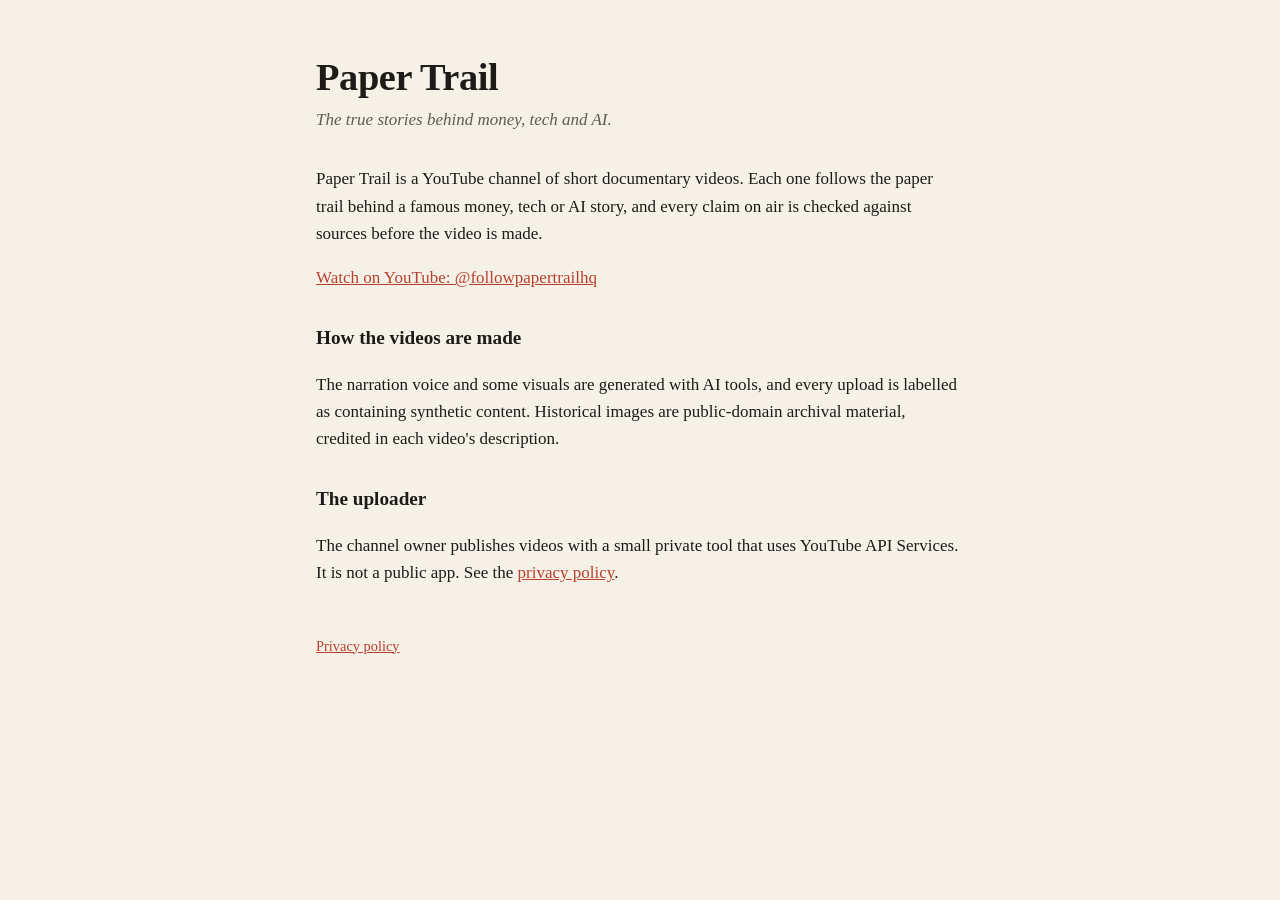
<file: index.html>
<!doctype html>
<html lang="en">
<head>
<meta charset="utf-8">
<meta name="viewport" content="width=device-width, initial-scale=1">
<title>Paper Trail</title>
<meta name="description" content="Paper Trail: the true stories behind money, tech and AI, told in short videos.">
<link rel="stylesheet" href="style.css">
</head>
<body>
<main>
  <h1>Paper Trail</h1>
  <p class="tag">The true stories behind money, tech and AI.</p>

  <p>Paper Trail is a YouTube channel of short documentary videos. Each one follows the paper
  trail behind a famous money, tech or AI story, and every claim on air is checked against
  sources before the video is made.</p>

  <p><a href="https://www.youtube.com/@followpapertrailhq">Watch on YouTube: @followpapertrailhq</a></p>

  <h2>How the videos are made</h2>
  <p>The narration voice and some visuals are generated with AI tools, and every upload is
  labelled as containing synthetic content. Historical images are public-domain archival
  material, credited in each video's description.</p>

  <h2>The uploader</h2>
  <p>The channel owner publishes videos with a small private tool that uses YouTube API
  Services. It is not a public app. See the <a href="privacy.html">privacy policy</a>.</p>

  <footer><a href="privacy.html">Privacy policy</a></footer>
</main>
</body>
</html>
</file>
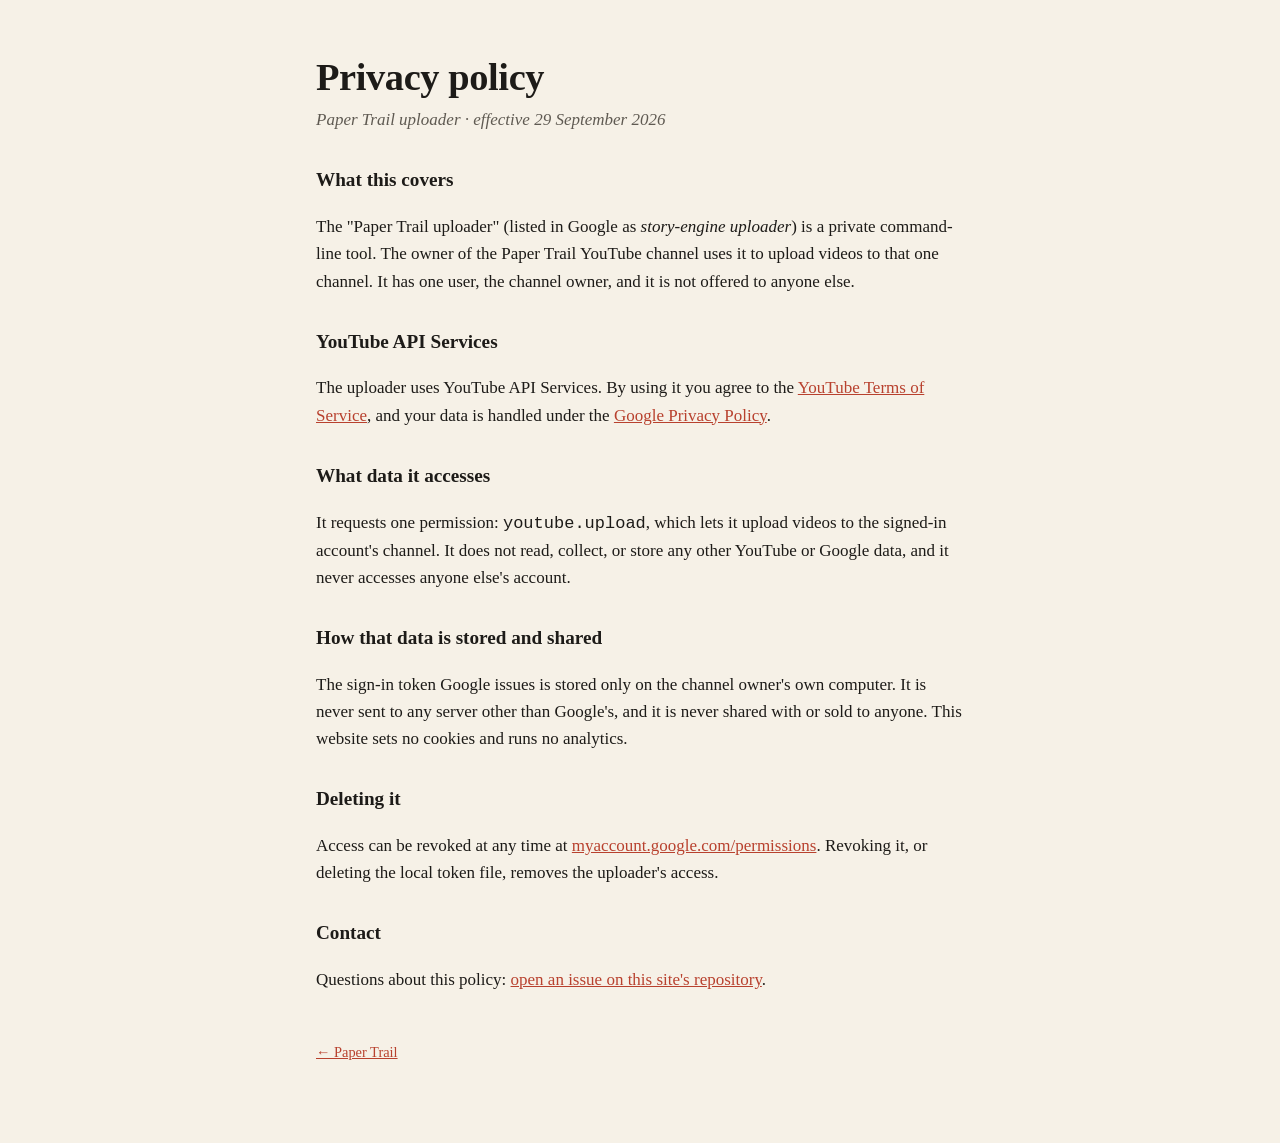
<file: privacy.html>
<!doctype html>
<html lang="en">
<head>
<meta charset="utf-8">
<meta name="viewport" content="width=device-width, initial-scale=1">
<title>Privacy Policy · Paper Trail</title>
<link rel="stylesheet" href="style.css">
</head>
<body>
<main>
  <h1>Privacy policy</h1>
  <p class="tag">Paper Trail uploader · effective 29 September 2026</p>

  <h2>What this covers</h2>
  <p>The "Paper Trail uploader" (listed in Google as <em>story-engine uploader</em>) is a private
  command-line tool. The owner of the Paper Trail YouTube channel uses it to upload videos to
  that one channel. It has one user, the channel owner, and it is not offered to anyone else.</p>

  <h2>YouTube API Services</h2>
  <p>The uploader uses YouTube API Services. By using it you agree to the
  <a href="https://www.youtube.com/t/terms">YouTube Terms of Service</a>, and your data is
  handled under the <a href="https://policies.google.com/privacy">Google Privacy Policy</a>.</p>

  <h2>What data it accesses</h2>
  <p>It requests one permission: <code>youtube.upload</code>, which lets it upload videos to the
  signed-in account's channel. It does not read, collect, or store any other YouTube or Google
  data, and it never accesses anyone else's account.</p>

  <h2>How that data is stored and shared</h2>
  <p>The sign-in token Google issues is stored only on the channel owner's own computer. It is
  never sent to any server other than Google's, and it is never shared with or sold to anyone.
  This website sets no cookies and runs no analytics.</p>

  <h2>Deleting it</h2>
  <p>Access can be revoked at any time at
  <a href="https://myaccount.google.com/permissions">myaccount.google.com/permissions</a>.
  Revoking it, or deleting the local token file, removes the uploader's access.</p>

  <h2>Contact</h2>
  <p>Questions about this policy:
  <a href="https://github.com/dkim122105-cmd/paper-trail/issues">open an issue on this site's repository</a>.</p>

  <footer><a href="index.html">← Paper Trail</a></footer>
</main>
</body>
</html>
</file>
<file: style.css>
:root { --bg:#f6f1e7; --ink:#1d1b18; --muted:#5f5a52; --accent:#b8412e; }
@media (prefers-color-scheme: dark) { :root { --bg:#16140f; --ink:#efe9dd; --muted:#a79f92; --accent:#e0735f; } }
* { box-sizing: border-box; }
body { margin:0; background:var(--bg); color:var(--ink); font:17px/1.6 Georgia, "Times New Roman", serif; }
main { max-width: 680px; margin: 0 auto; padding: 56px 16px 80px; }
h1 { font-size: 2.4rem; line-height: 1.1; margin: 0 0 8px; letter-spacing: -0.01em; }
h2 { font-size: 1.2rem; margin: 32px 0 6px; }
.tag { color: var(--muted); margin: 0 0 32px; font-style: italic; }
a { color: var(--accent); }
footer { margin-top: 48px; color: var(--muted); font-size: 0.9rem; }
</file>
